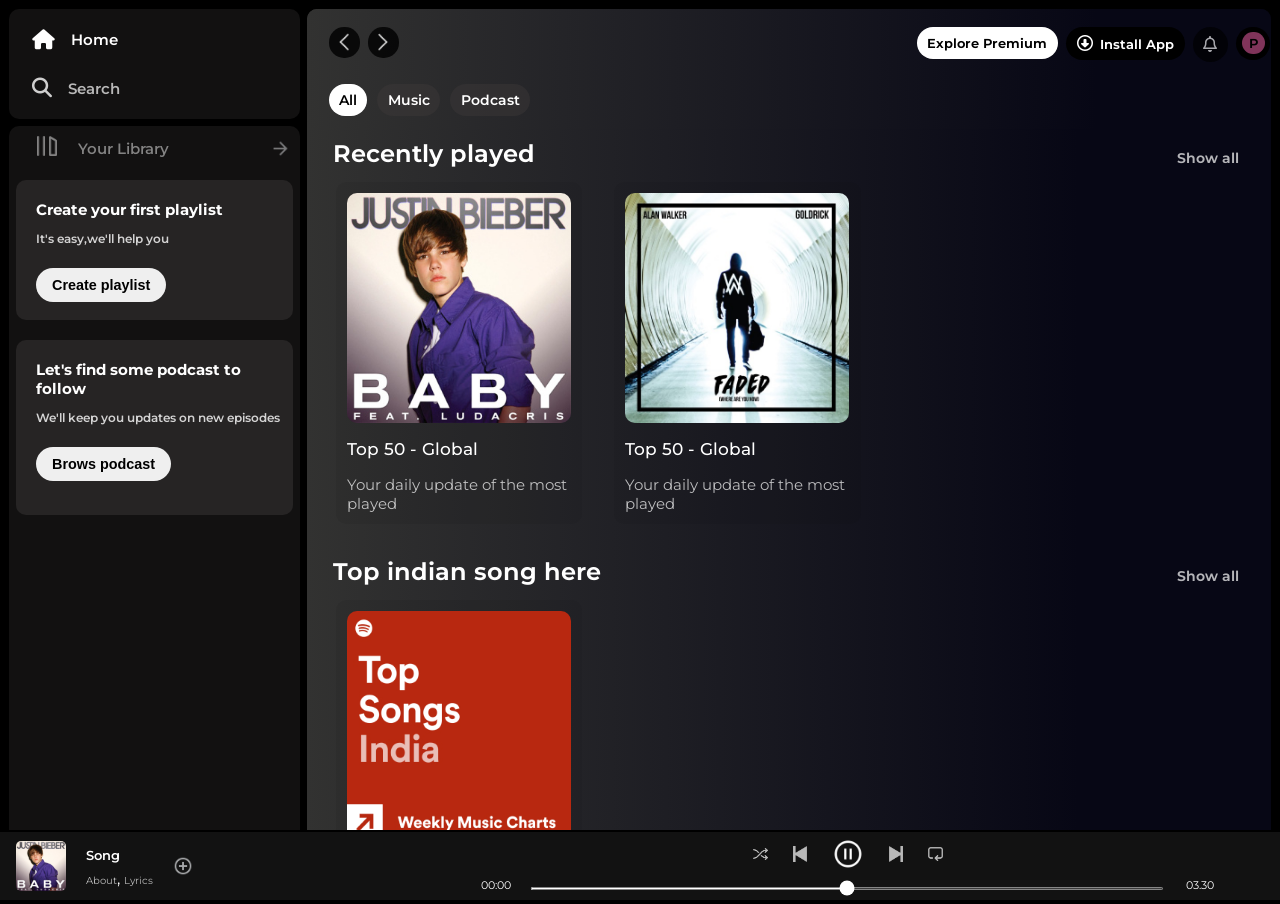
<file: index.html>
<!DOCTYPE html>
<html lang="en">
<head>
    <meta charset="UTF-8">
    <meta name="viewport" content="width=device-width, initial-scale=1.0">
    <title>Spotify - Web Player: Music for everyone</title>
    <!-- google font -->
    <link rel="preconnect" href="https://fonts.googleapis.com">
    <link rel="preconnect" href="https://fonts.gstatic.com" crossorigin>
    <link href="https://fonts.googleapis.com/css2?family=Montserrat:ital,wght@0,100..900;1,100..900&display=swap" rel="stylesheet">
    <!-- font-awesome cdnj link -->
    <link rel="stylesheet" href="https://cdnjs.cloudflare.com/ajax/libs/font-awesome/6.5.2/css/all.min.css" integrity="sha512-SnH5WK+bZxgPHs44uWIX+LLJAJ9/2PkPKZ5QiAj6Ta86w+fsb2TkcmfRyVX3pBnMFcV7oQPJkl9QevSCWr3W6A==" crossorigin="anonymous" referrerpolicy="no-referrer" />
    <!-- // external css file -->
    <link rel="stylesheet" href="style.css">
    <!-- spotify logo -->
    <link rel="icon" href="logo.png">
</head>
<body>
    <div class="main">
        <input id="check-lib" type="checkbox">
        <div class="side-bar">
            <nav class="navbar">
                <ul>
                    <li>
                        <i id="home-icon" class="fa-solid fa-house" ></i>
                      <a>Home</a>
                    </li>
                    <li>
                        <i class="fa-solid fa-magnifying-glass"></i>
                        <a>Search</a>
                    </li>
                </ul>
            </nav>
            <div class="library">
                <div class="library-head">
                   
                    <ul>
                        <li id="li01">
                        <label for="check-lib">

                          <img  src="assets/library_icon.png">
                        </label></li>
                        <li id="li02"><a href="#">Your Library</a></li>
                        <li id="li03"><i class="fa-light fa-plus"></i></li>
                        <li id="li04"><img src="assets/arrow_forward_24dp_FILL0_wght400_GRAD0_opsz24.png"></li>
                       
                    </ul>
                </div>
                <div class="playlist">
                    <p>Create your first playlist</p>
                    <p>It's easy,we'll help you</p>
                    <button>Create playlist</button>
                </div>
                <div class="podcast">
                    <p>Let's find some podcast to follow</p>
                    <p>We'll keep you updates on new episodes</p>
                    <button>Brows podcast</button>
                </div>
            </div>
          
        </div>
        <div class="main-content">
            <div class="main_navbar">
                <div class="main_navbar_left">
                    <div class="for-backward-arrow">
                       
                        <img src="assets/backward_icon.png" >
                        <img src="assets/logo.png">
                        <img src="assets/forward_icon.png">
                      
                    </div>
                    <div class="content-button">
                        <ul>
                            <li>All</li>
                            <li>Music</li>
                            <li>Podcast</li>
                        </ul>
                    </div>
                </div>
                <div class="main_navbar_right">
                    <ul>
                        <li>Explore Premium</li>
                        <li><i class="fa-sharp fa-regular fa-circle-down"></i><a>Install App</a></li>
                        <li><i class="fa-regular fa-bell"></i></li>
                        <li><span>P</span></li>
                    </ul>
                </div>
            </div>
            <div class="album-section">
                <!-- //section-1 -->
                <div class="album-section1">
                    <div class="sec-head"><p class="heading">Recently played</p><a href="#">Show all</a></div>
                <!-- card-box -->
                <div class="card-box" >
                    <!-- <div class="inner-card-box inner-card-box1">
                        <img src="assets/card1img.jpeg">
                        <i id="play-bar"  class="fa-solid fa-play" style="color: #000000;"></i>
                       
                    <p>Top 50 - Global</p>
                    <p>Your daily update of the most played</p>
               </div> -->
               <div class="inner-card-box inner-card-box2">
                <img src="assets/justinbieberCard.jpg">
                <i id="play-bar"  class="fa-solid fa-play" style="color: #000000;"></i>
               
            <p>Top 50 - Global</p>
            <p>Your daily update of the most played</p>
       </div>
       <div class="inner-card-box inner-card-box3">
        <img src="assets/AlanWalkerfaded.jpg">
        <i id="play-bar"  class="fa-solid fa-play" style="color: #000000;"></i>
       
    <p>Top 50 - Global</p>
    <p>Your daily update of the most played</p>
</div>

                </div>
                </div>
                    <!-- section2 -->
                    <div class="album-section2">
                        <div class="sec-head"><p class="heading">Top indian song here</p> <a href="#">Show all</a></div>
                        
                         <!-- card-box -->
                        <div class="card-box" >
                            <div class="inner-card-box inner-card-box1">
                                <img src="assets/card6img.jpeg">
                                <i id ="play-bar"  class="fa-solid fa-play" style="color: #000000;"></i>
                               
                            <p>Top 50 - Global</p>
                            <p>Your daily update of the most played</p>
                       </div>
                        </div>
                        </div>

                <!-- section3 -->
                <div class="album-section3">
                    <div class="sec-head"> <p class="heading">tranding now near you</p> <a href="#">Show all</a></div>
                    <!-- <h2 class="heading">tranding now near you</h2> -->
                    <!-- card-box -->
                    <div class="card-box">
                      <div class="inner-card-box inner-card-box1">
                                <img src="assets/card2img.jpeg">
                                <i id="play-bar"  class="fa-solid fa-play" style="color: #000000;"></i>
                            <p>Top 50 - Global</p>
                            <p>Your daily update of the most played</p>
                       </div>
                        <div class="inner-card-box inner-card-box2">
                            <img src="assets/card3img.jpeg">
                                <i id="play-bar"  class="fa-solid fa-play" style="color: #000000;"></i>
                            <p>Top 50 - Global</p>
                            <p>Your daily update of the most played</p>
                        </div>
                        <div class="inner-card-box inner-card-box3">
                            <img src="assets/card4img.jpeg">
                            <i id="play-bar"  class="fa-solid fa-play" style="color: #000000;"></i>
                            <p>Top 50 - Global</p>
                            <p>Your daily update of the most played</p>
                        </div>
                        <div class="inner-card-box inner-card-box4">
                            <img src="assets/09'songCard.jpg">
                            <i id="play-bar"  class="fa-solid fa-play" style="color: #000000;"></i>
                            <p>Top 50 - Global</p>
                            <p>Your daily update of the most played</p>
                        </div>
                    </div>
                       
                    </div>
                    <!--section 04-->
                    <div class="album-section4">
                        <div class="sec-head"><p class="heading">Top 50 viral global songs</p><a href="#">Show all</a></div>
                    <!-- card-box -->
                    <div class="card-box" >
                        <div class="inner-card-box inner-card-box1">
                            <img src="assets/card1img.jpeg">
                            <i id="play-bar"  class="fa-solid fa-play" style="color: #000000;"></i>
                           
                        <p>Top 50 - Global</p>
                        <p>Your daily update of the most played</p>
                   </div>
                   <div class="inner-card-box inner-card-box2">
                    <img src="assets/global50-india.jpg">
                    <i id="play-bar"  class="fa-solid fa-play" style="color: #000000;"></i>
                   
                <p>Top 50 - Global</p>
                <p>Your daily update of the most played</p>
           </div>
           <div class="inner-card-box inner-card-box3">
            <img src="assets/region_global_default.jpg">
            <i id="play-bar"  class="fa-solid fa-play" style="color: #000000;"></i>
           
        <p>Top 50 - Global</p>
        <p>Your daily update of the most played</p>
    </div>
    
                    </div>
                    </div>
                        <!-- section5 -->
                        <div class="album-section5">
                            <div class="sec-head"> <p class="heading">More like alan walker</p> <a href="#">Show all</a></div>
                            <!-- <h2 class="heading">tranding now near you</h2> -->
                            <!-- card-box -->
                            <div class="card-box">
                              <div class="inner-card-box inner-card-box1">
                                        <img src="assets/likecard1.jpg">
                                        <i id="play-bar"  class="fa-solid fa-play" style="color: #000000;"></i>
                                    <p>Top 50 - Global</p>
                                    <p>Your daily update of the most played</p>
                               </div>
                                <div class="inner-card-box inner-card-box2">
                                    <img src="assets/likecard2.jpg">
                                        <i id="play-bar"  class="fa-solid fa-play" style="color: #000000;"></i>
                                    <p>Top 50 - Global</p>
                                    <p>Your daily update of the most played</p>
                                </div>
                                <div class="inner-card-box inner-card-box3">
                                    <img src="assets/likecard3.jpg">
                                    <i id="play-bar"  class="fa-solid fa-play" style="color: #000000;"></i>
                                    <p>Top 50 - Global</p>
                                    <p>Your daily update of the most played</p>
                                </div>
                                <div class="inner-card-box inner-card-box4">
                                    <img  id="box4"src="assets/likecard4.jpg">
                                    <i id="play-bar"  class="fa-solid fa-play" style="color: #000000;"></i>
                                    <p>Top 50 - Global</p>
                                    <p>Your daily update of the most played</p>
                                </div>
                            </div>
                               
                            </div>
            </div>     
          
                <div class="footer1">
                <div class="footer-menu">
                    <ul>
                        <li><p>Company</p></li>
                        <li><a href="#">About</a></li>
                        <li><a href="#">Jobs</a></li>
                        <li><a href="#">For the Record</a></li>
                    </ul>
                </div>
                <div class="footer-menu">
                    <ul>
                        <li><p>Communities</p></li>
                        <li><a href="#">For Artists</a></li>
                        <li><a href="#"> Developers</a></li>
                        <li><a href="#">Advertising</a></li>
                        <li><a href="#">Investors</a></li>
                        <li><a href="#"> Vendors</a></li>
                    </ul>
                </div>
                <div class="footer-menu">
                    <ul>
                        <li><p>Useful links</p></li>
                        <li><a href="#">Support</a></li>
                        <li><a href="#">Free Mobile App</a></li>
                    </ul>
                </div>
                <div class="footer-menu">
                    <ul>
                        <li><p>Spotify Plans</p></li>
                        <li><a href="#">Premium Individual</a></li>
                        <li><a href="#">Premium Duo</a></li>
                        <li><a href="#">Premium Family</a></li>
                        <li><a href="#">Premium Student</a></li>
                        <li><a href="#">Spotify Free</a></li>
                    </ul>
                </div>

                <div class="social-media">
                    <ul>
                        <li><a href="#"><i class="fa-brands fa-instagram"></i></a></li>
                        <li><a href="#"><i class="fa-brands fa-x-twitter"></i></a></li>
                        <li><a href="#"><i class="fa-brands fa-facebook"></i></a></li>
                        
                    </ul>
                </div>
            </div>
            <div class="horizontalLine"><hr></div>
            
            <div class="footer2">
                <div class="legal">
                    <ul>
                        <li><a>Legal</a></li>
                        <li><a>Safety & Privacy Center</a></li>
                        <li><a>Privacy Policy</a></li>
                        <li><a>Cookies</a></li>
                        <li><a>About Ads</a></li>
                        <li><a>Accessiblity</a></li>
                    </ul>
                </div>
                <div class="copyright">&copy; 2024 Spotify AB</div>
            </div>
            </div>
        </div>
       
        <div class="music-player">
            <div class="album-player">
                <img id="playImg" src="assets/justinbieberCard.jpg">
                <div>
                    <span><a href="#">Song</a></span>
                    <span><a href="#">About</a>, <a href="#">Lyrics</a></span>
                </div>
                <img src="assets/add_circle_24dp_FILL0_wght400_GRAD0_opsz24.png">
            </div>
            <div class="play-bar">
                <div class="play-icons-bar">
                    <img src="assets/player_icon1.png" class="play-icons1">
                    <img src="assets/player_icon2.png" class="play-icons2">
                    <img id="play_pauseImg" src="assets/pause_circle_40dp.png" class="play-icons3">
                    <img src="assets/player_icon4.png" class="play-icons4">
                    <img src="assets/player_icon5.png" class="play-icons5">
                </div>
                    <div class="progress-bar">
                        <span class="curr-time">00:00</span>
                        <span class="play-range-bar"><input type="range" min="0" max="100" step="1"></span>
                        <span class="end-time">03.30</span>
                    </div>
                
            </div>
            <div class="controls">
                <img src="assets/display.svg">
                <img src="assets/music-queue.svg">
                <img src="assets/device.svg">
                <div class="volume">
                    <!-- <label> -->
                        <i  id="volume-bar"class="fa-solid fa-volume-low"></i>
                    <!-- </label> -->
                    <input  type="range" id="volume-bar">
                    </div>
                    <img src="assets/mini-screen.png">
                <i class="fa-solid fa-up-right-and-down-left-from-center"></i>
                </div>
                <div class="for_query">
                    <i id="favorite"class="fa-solid fa-heart"></i>
                        <i  id="pause" class="fa-solid fa-circle-pause"></i>
    
                </div>
            
        </div>
        <div class="responsive_navbar">
            <ul>
                <li><i id="home-icon" class="fa-solid fa-house" ></i> <span>Home</span></li>
                <li> <i class="fa-solid fa-magnifying-glass"></i> <span>Search</span></li>
                <li><img src="assets/library_icon.png"> <span>Library</span></li>
                <li><i class="fa-brands fa-spotify"></i> <span>Get App</span></li>
              
            </ul>
        </div>
    </div>
    <script src="script.js"></script>
</body>
</html>
</file>
<file: style.css>
body {
    margin: 0;
    padding: 0;
    font-family: "Montserrat", sans-serif;
    background-color: rgb(0, 0, 0);
    color: white;
    overflow: hidden;
}

.main {
    display: flex;
    height: 100vh;
    margin: 2px;
}

.side-bar {

    /* background-color: green; */
    width: 305px;
    height: 100vh;
}

#check-lib {
    display: none;
}

.side-bar nav {
    height: 110px;
    background-color: #24222282;
    margin: 7px 7px 0px 7px;
    display: flex;
    align-items: center;
    border-radius: 10px;

}

.side-bar nav ul {
    list-style: none;
    padding: 0px;
    margin: 0;
    display: flex;
    flex-direction: column;
    row-gap: 5px;
    padding: 1.45rem;



}

.side-bar nav ul li {
    line-height: 2.7rem;
    display: flex;
    align-items: center;
    column-gap: 16px;
    cursor: pointer;
}

.side-bar nav ul li i {
    font-size: 1.25rem;
    font-weight: 600;
    opacity: .8;
}

#home-icon {
    opacity: 1;
}

.side-bar nav ul li a {
    font-size: .95rem;
    font-weight: 600;
}

.side-bar nav ul li:nth-child(2) a {
    opacity: 0.7;
}

.side-bar nav ul li a:nth-child(2):hover {
    opacity: 1;
}


.library {
    background-color: #24222282;
    height: 85.6%;
    margin: 7px;
    /* margin-top: 0px; */
    border-radius: 10px;
}

.library-head {
    padding-top: 10px;
    /* border: 2px solid blue; */
}

.library-head ul {
    opacity: 0.8;
    list-style: none;
    margin-left: 3px;
    display: grid;
    grid-template-columns: 0.7fr 2fr 0.6fr 0.6fr;
    column-gap: 10px;
    /* border: 2px solid red; */
    margin: 0 0 0 10px;
    padding: 0;
    /* motion: 0; */
}

.library-head ul li {
    /* border: 2px solid blue; */
    width: 100%;
    margin: 0;
    display: flex;
    justify-content: center;
    align-items: center;
    opacity: 0.6;


}

#li01 img {
    width: 20px;
    margin-left: 10px;
    cursor: pointer;
}

#li02 a {
    text-decoration: none;
    color: rgb(255, 255, 255);
    font-size: 0.95rem;
    font-weight: 570;
    margin-right: 30px;
    cursor: pointer;

}

#li03 i {
    font-size: 2rem;
    font-weight: 400;
    font-style: normal;
    cursor: pointer;
}

#li04 img {
    width: 55%;
    cursor: pointer;
}

.library-head ul li:hover {
    cursor: pointer;
    opacity: 1;
}

.playlist {
    height: 110px;
    background-color: #3b38387d;
    margin: 20px 7px 0px 7px;
    display: flex;
    flex-direction: column;
    align-items: flex-start;
    justify-content: flex-start;
    border-radius: 10px;
    padding: 20px 10px 10px 20px;
    row-gap: 12px;
}

.playlist p:nth-child(1) {
    font-size: .95rem;
    font-weight: 700;
    margin: 0;

}

.playlist p:nth-child(2) {
    font-size: .75rem;
    font-weight: 600;
    margin: 0;
    opacity: 0.8;

}

.playlist button {
    font-size: .9rem;
    font-weight: 600;
    border-radius: 19px;
    padding: .55rem 1rem;
    margin-top: 10px;
    border: none;
    cursor: pointer;

}

.playlist button:hover {
    transform: scale(1.04);
}

.podcast {
    height: 145px;
    background-color: #3b38387d;
    margin: 20px 7px 0px 7px;
    display: flex;
    flex-direction: column;
    align-items: flex-start;
    justify-content: flex-start;
    border-radius: 10px;
    padding: 20px 10px 10px 20px;
    row-gap: 12px;
}

.podcast p:nth-child(1) {
    font-size: .95rem;
    font-weight: 700;
    margin: 0;

}

.podcast p:nth-child(2) {
    font-size: .75rem;
    font-weight: 600;
    margin: 0;
    opacity: 0.8;

}

.podcast button {
    font-size: .9rem;
    font-weight: 600;
    border-radius: 19px;
    padding: .55rem 1rem;
    margin-top: 10px;
    border: none;
    cursor: pointer;

}

.podcast button:hover {
    transform: scale(1.04);
}

#check-lib:checked~.side-bar .library .playlist {
    display: none;
}

#check-lib:checked~.side-bar .library .podcast {
    display: none;
}

#check-lib:checked~.side-bar .navbar ul li a {
    display: none;
}

#check-lib:checked~.side-bar .navbar ul li i {
    line-height: 2.75rem;

}

#check-lib:checked~.side-bar .library-head ul li {

    width: 16%;
    height: 16%;
}

#check-lib:checked~.side-bar .library-head ul li:nth-child(1) img {
    /* transform: scale(1.1); */
    margin: 0;

}

#check-lib:checked~.side-bar .library-head ul li:nth-child(2) {
    display: none;

}

#check-lib:checked~.side-bar .library-head ul li:nth-child(4) {
    display: none;

}

#check-lib:checked~.side-bar .library-head ul {
    display: flex;
    flex-direction: column;
    gap: 10px;
    justify-content: space-around;
    padding: 0;
    margin: 7px 0px 0px 0px;
    align-items: center;

}

#check-lib:checked~.side-bar {
    width: 90px;
}

.main-content {
    /* border: 2px solid green; */
    /* background-color: #1e1d1d; */
    height:94.3%;
    background: rgb(50, 50, 49);
    background: linear-gradient(90deg, rgba(50, 50, 49, 1) 0%, rgba(7, 7, 21, 1) 80%);
    flex: 1;
    overflow-y: auto;
    overflow-x: hidden;
    margin: 7px 7px 7px 0px;
    border-radius: 10px;

}

.main_navbar {
    width: 100%;
    height: 6.4rem;
    display: flex;
    justify-content: space-between;
    padding: 1.1rem 0rem 0rem 1.35rem;
    /* border: 2px solid red; */
    background: rgb(50, 50, 49);
    background: linear-gradient(90deg, rgba(50, 50, 49, 1) 0%, rgba(7, 7, 21, 1) 80%);
    position: sticky;
    top: -2px;
    z-index: 2;


}

.main_navbar .main_navbar_left {
    display: flex;
    flex-direction: column;
    row-gap: 10px;
}

.main_navbar .main_navbar_left .for-backward-arrow {

    /* border: 2px solid red; */
    display: flex;
    column-gap: 8px;
}

.main_navbar .main_navbar_left .for-backward-arrow img {
    /* width: 200px; */
    background-color: black;
    padding: 0.35rem;
    border-radius: 15px;
    opacity: 0.8;
    width: 20px;
    cursor: pointer;
}

.main_navbar .main_navbar_left .for-backward-arrow img:hover {
    opacity: 1;
}

.main_navbar .main_navbar_left .content-button ul {
    display: flex;
    column-gap: 10px;
    list-style: none;
    /* border: 2px solid red; */
    padding: 0;

}

.main_navbar .main_navbar_left .content-button ul li {
    font-size: .85rem;
    font-weight: 600;
    background-color: #3b38387d;
    padding: .5rem .65rem;
    border-radius: 1.1rem;
    cursor: pointer;

}

.main_navbar .main_navbar_left .content-button ul li:nth-child(1) {
    background-color: white;
    color: black;
}

.main_navbar_right ul {
    list-style: none;
    display: flex;
    column-gap: 8px;
    margin-right: 1.4rem;
    align-items: flex-start;
    margin-top: 0;

}
/* #main_logo{
    display: none;
} */
.main_navbar .main_navbar_left .for-backward-arrow img:nth-child(2) {
    display: none;
}

.main_navbar_right ul li {
    background-color: black;
    padding: .5rem .67rem;
    border-radius: 18px;                                            
    cursor: pointer;
}

.main_navbar_right ul li:hover {
    transform: scale(1.05);
}

.main_navbar_right ul li:nth-child(1) {
    background-color: white;
    color: black;
    font-size: .82rem;
    font-weight: 650;
}

.main_navbar_right ul li:nth-child(2) {
    background-color: rgb(0, 0, 0);
    color: rgb(255, 255, 255);
    font-size: .82rem;
    font-weight: 650;

}

.main_navbar_right ul li:nth-child(2) i {
    margin-right: 7px;
    font-size: 1rem;


}

.main_navbar_right ul li:nth-child(3) {
    opacity: .65;

}

.main_navbar_right ul li:nth-child(4) {
    padding: .35rem;
    border-radius: 25px;
    display: flex;
    align-items: center;
    justify-content: center;

}

.main_navbar_right ul li:nth-child(4) span {
    /* opacity: .65; */
    background-color: hotpink;
    padding: 3px 7px;
    border-radius: 25px;
    font-size: .82rem;
    font-weight: 650;
    color: black;
    opacity: .5;
}



.album-section {
    display: flex;
    flex-direction: column;
    row-gap: 20px;
    /* border: 2px solid red; */
    margin-left: 1.6rem;
    margin-bottom: 100px;

}

.album-section .sec-head {
    display: flex;
    justify-content: space-between;
    padding-right: 2rem;
    /* border: 2px solid rgb(234, 255, 0); */
}

.album-section .sec-head p {
    font-size: 1.5rem;
    font-weight: 650;
    line-height: .1rem;


}

.album-section .sec-head a {
    color: white;
    text-decoration: none;
    margin-top: 20px;
    font-size: .9rem;
    font-weight: 650;
    opacity: 0.7;
    cursor: pointer;
}

.album-section .sec-head a:hover {
    text-decoration: underline;
    text-decoration-thickness: 1.5px;
    opacity: .9;
}

.album-section1 {
    display: flex;
    flex-direction: column;
    /* border: 2px solid red; */
}


.album-section2 {
    display: flex;
    flex-direction: column;
    /* border: 2px solid red; */

}

.album-section3 {
    display: flex;
    flex-direction: column;
    /* border: 2px solid red; */

}
.album-section4 {
    display: flex;
    flex-direction: column;
    /* border: 2px solid red; */

}
.album-section5 {
    display: flex;
    flex-direction: column;
    /* border: 2px solid red; */

}

.card-box {
    display: flex;
    justify-content: start;
    flex-wrap: wrap;
    gap: 2rem;
    margin: .2rem;

}

.card-box .inner-card-box {
    background-color: rgba(0, 0, 0, 0.064);
    width: 14rem;
    height: 20rem;
    padding: .7rem;
    display: flex;
    flex-direction: column;
    row-gap: 1rem;
    border-radius: 10px;
    transition: background-color .05s ease-out .01s;


}

.card-box .inner-card-box:hover {
    background-color: rgb(18, 18, 18);

}

.card-box .inner-card-box img {
    border-radius: 10px;
    /* height: 330px; */
    height: 15rem;
}

.card-box .inner-card-box p:nth-child(3) {
    font-size: 1.05rem;
    font-weight: 500;
    margin: 0;
}

.card-box .inner-card-box p:nth-child(4) {
    font-size: .95rem;
    font-weight: 400;
    margin: 0;
    opacity: 0.7;


}

.inner-card-box {
    position: relative;
}

#play-bar {
    position: absolute;
    bottom: 100px;
    right: 25px;
    font-size: .9rem;
    padding: 1rem 1.1rem;
    background-color: rgb(31, 216, 31);
    border-radius: 29px;
    display: none;
    cursor: pointer;
    transition: bottom 2s ease-out .5s;
}

.card-box .inner-card-box:hover #play-bar {
    display: block;
    bottom: 115px;


}

.card-box .inner-card-box:hover #play-bar:hover {
    transform: scale(1.1);

}



#box4 {
    height: 14.5rem;
}



.footer1 {
    display: flex;
    justify-content: space-between;
    flex-wrap: wrap;
    padding-right: 3rem;
    margin-bottom: 2rem;
    gap: 25px;
}

.footer1  .footer-menu{
    width: 160px;
    /* border: 2px solid  red; */
}



.footer1  .footer-menu ul {
    list-style: none;
    display: flex;
    flex-direction: column;
    row-gap: 10px;

}

.footer1  .footer-menu ul li a {
    color: white;
    text-decoration: none;
    font-size: .85rem;
    font-weight: 500;
    opacity: 0.7;
}

.footer1  .footer-menu ul li a:hover {
    text-decoration: underline;
    opacity: 1;
}


.footer1 .footer-menu ul li p {
    font-size: .95rem;
    font-weight: 670;
    line-height: 1.5rem;
    padding: 0;
    margin: 0;
}
.footer1  .social-media {
        width: 250px;
        /* border: 2px solid  red; */
}
.footer1  .social-media ul {
    list-style: none;
    display: flex;
    justify-content: end;
    column-gap: 1rem;

}

.footer1  .social-media ul li a i {
    color: white;
    background-color: #3b38387d;
    /* margin: 1rem; */
    padding: .6rem;
    border-radius: 15rem;
}

.footer1 .social-media ul li a i:hover {
    background-color: #4a4747;
}

 .footer2 {
    display: flex;
    justify-content: space-between;
    align-items: center;
    flex-wrap: wrap;
    row-gap: 20px;
    padding-right: 4.4rem;
    margin: 1rem 0 4rem 0;
}

 .footer2 .legal ul {
    list-style: none;
    display: flex;
    flex-wrap: wrap;
    gap: 1rem;

}

 .footer2 .legal ul li a {
    text-decoration: none;
    font-size: 0.8rem;
    font-weight: 500;
    opacity: 0.6;
    cursor: pointer;

}

 .footer2 .legal ul li a:hover {
    opacity: 1;
}

 .footer2 .copyright {
    display: flex;
    justify-content: center;
    font-size: .85rem;
    font-weight: 500;
    opacity: .7;
    padding-left:40px ;


}

.horizontalLine {
    display: flex;
    align-items: center;
    justify-content: center;
}

.horizontalLine hr {
    width: 73vw;
}

.music-player {
    /* border: 2px solid green; */
    background-color: #121212;
    position: fixed;
    bottom: 0px;
    width: 100%;
    height: 68px;
    display: flex;
    border-top: 2px solid black;

}

.music-player .album-player {
    width: 25%; 
    display: flex;
    gap: 20px;
    align-items: center;
    justify-content: flex-start;
    padding-left: 1rem;
}

.music-player .album-player img:nth-child(1) {
    width: 50px;
    height: 50px;
    border-radius: 5px;
}

.music-player .album-player div {
    display: flex;
    flex-direction: column;
    align-items: flex-start;
    justify-content: center;
    gap: 5px;

}

.music-player .album-player div span:nth-child(1) a {
    font-size: .81rem;
    font-weight: 600;
    text-decoration: none;
    color: white;

}

.music-player .album-player div span:nth-child(2) a {
    font-size: .65rem;
    opacity: .7;
    text-decoration: none;
    color: white;
}

.music-player .album-player div span:nth-child(1) a:hover {
    text-decoration: underline;
}

.music-player .album-player div span:nth-child(2) a:hover {
    text-decoration: underline;
    opacity: 1;
}

.music-player .album-player img:nth-child(3) {
    opacity: .7;

}

.music-player .album-player img:nth-child(3):hover {
    opacity: 1;
    transform: scale(1.01);
}


.music-player .album-player img:nth-child(3) {
    width: 20px;
    height: 20px;
    cursor: pointer;
}

.music-player .play-bar {
    width: 50%;
    display: flex;
    /* align-items: center; */
    gap: 5px;
    justify-content: center;
    flex-direction: column;
    /* border: 2px solid red; */
}

.music-player .play-bar .play-icons-bar {
    display: flex;
    justify-content: center;
    align-items: center;
    gap: 25px;
}

.music-player .play-bar .play-icons-bar img {
    width: .9rem;
    opacity: .7;
    cursor: pointer;
}

.music-player .play-bar .play-icons-bar img:hover {
    opacity: 1;
}

.music-player .play-bar .play-icons-bar .play-icons3 {
    width: 2rem;
    opacity: 1;
    /* background-color: white; */
    border-radius: 50%;
}

.music-player .play-bar .play-icons-bar .play-icons3:hover {
    transform: scale(1.05);
}

.music-player .play-bar .progress-bar {
    display: flex;
    justify-content:center;
    align-items: center;
    /* border: 2px solid red; */
}

.music-player .play-bar .progress-bar .play-range-bar input {
    width: 99%;
    height: .2rem;
    background-color:white;
    accent-color:white;
    cursor: pointer;
    /* margin-bottom: 0px; */
    border-radius: 15px;

}
.music-player .play-bar .progress-bar .play-range-bar input:hover {
    accent-color: #1bd670;
}
.music-player .play-bar .progress-bar span:nth-child(1) {
    width: 10%;
    /* border: 2px solid green; */
    margin: 0;
    padding: 0;
    font-size: .7rem;
    display: flex;
    justify-content: center;
    
}

.music-player .play-bar .progress-bar span:nth-child(2) {
    width: 100%;
    /* border: 2px solid green; */
    margin: 0;
    padding: 0;
    
}

.music-player .play-bar .progress-bar span:nth-child(3) {
width: 10%;
/* border: 2px solid green; */
margin: 0;
padding: 0;
font-size: .7rem;
display: flex;
justify-content: center;
}





.music-player .controls {
    width: 25%;
    display: flex;
    align-items: center;
    column-gap: 19px;
    justify-content: flex-end;
    margin-right: 1rem;

}

.controls img {
    width: 1.3rem;
    height: 1.3rem;
    opacity: .7;
    cursor: pointer;
}

.controls i {
    opacity: .7;
    font-size: 0.7rem;
    cursor: pointer;

}

.controls .volume {
    padding: 0;
    margin: 0;
    display: flex;
    align-items: flex-start;
    justify-content: center;
    column-gap: 5px;

}

.controls .volume i {
    opacity: .7;
    font-size: 01rem;
    cursor: pointer;
}

.controls .volume input {
    width: 6rem;
    height: 0.25rem;
    /* appearance: none; */
    background-color: transparent;
    accent-color: white;
    cursor: pointer;
    margin-top: .4rem;
}

.controls .volume input:hover {
    accent-color: #1bd670;
}

.controls .volume i:hover .controls .volume input {
    accent-color: #1bd670;
}

.controls img:hover {
    opacity: 1;
}

.controls i:hover {
    opacity: 1;

}

.for_query {
   display: none;

}

#pause:hover {
    color: #1bd670;
    transform: scale(1.2);

}

.responsive_navbar{
    display: none;
    position: fixed;
    bottom: 0px;
    width: 100%;
    height: 45px;
    padding-top: .5rem;
    background-color:black;
    padding-bottom: .1rem;
    
}
.responsive_navbar ul li{
    display: flex;
    flex-direction: column;
    justify-content: center;
    align-items: center;
    gap: 3px;
    opacity: .5;
    margin: 0;padding: 0;
    cursor: pointer;
}
.responsive_navbar ul li:hover{
    opacity: 1;
   
}

.responsive_navbar ul li:nth-child(1){
    /* opacity: 1; */
}
.responsive_navbar ul li span{
    font-size: .7rem;
    font-weight: 540;
}
.responsive_navbar ul{
    list-style: none;
    display: flex;
    justify-content: space-around;
    align-items: center;
    margin: 0;padding: 0;
}
.responsive_navbar ul li i{
    font-size: 1.3rem;
}
.responsive_navbar ul li img{
    width: 23.4px;
    height: 21.6px;
}
.resNav{
    opacity:1;
 }

/* media query */
@media (max-width:1300px) {
    .music-player .controls {
        display: none;
    }
    .music-player .album-player{
        width: 35%;
    }
    .music-player .play-bar{
        width: 60%;
    }
}
@media (max-width:1000px) {
    .side-bar{
        display: none;
        margin: 0;
    }
    .side-bar nav{
        margin: 0;
    }
    .side-bar .library{
        margin: 0;
    }
    .main-content {
        height:92.6%;
        margin: 0px;
        border-radius: 0px;
    }
    .main_navbar_right ul li:nth-child(1) {
        display: none;
    }
    .main_navbar {
        padding: .5rem 0rem 0rem 1rem;
        height: 100px;
        z-index: 1;
    }
    
    .main_navbar .main_navbar_left {
        display: flex;
        flex-direction: column; 
        row-gap:5px;
    }
    .main_navbar_right ul {
        margin-top: 5px;    
        padding-left: 0px;
        margin-right: 2.2rem;
        }
    .main_navbar .main_navbar_left .for-backward-arrow img:nth-child(3) {
        display: none;
    }
    .main_navbar .main_navbar_left .for-backward-arrow img:nth-child(1) {
       display: none;
    }
    .main_navbar .main_navbar_left .for-backward-arrow img {
        opacity: 1;
        width: 35px;
        height:35px ;
        cursor: pointer;
        margin: 0;
        padding: 0;
    }
    .main_navbar .main_navbar_left .for-backward-arrow img:nth-child(2) {
        display:inline;
     }
    .main_navbar_right ul li {
        padding: .3rem .47rem;
    }
    
    .card-box{
        gap:1.5rem ;
    }
    .card-box .inner-card-box {
    width: 7rem;
    height: 11.6rem;
   }
   .card-box .inner-card-box p:nth-child(3) {
    font-size: .77rem;
    font-weight: 400;
    margin: 0;
}

.card-box .inner-card-box p:nth-child(4) {
    font-size: .6rem;
    font-weight: 350;

}
   .footer1  .social-media ul {
    justify-content: start;

}
    .music-player {
        background-color: rgb(88, 40, 128);
        height: 45px;
        bottom: 53px;
        z-index: 5;
    }
    .music-player .album-player {
        padding-left: .4rem;
        width: 70%;
    }
    .music-player .album-player img:nth-child(1) {
        width: 40px;
        height: 40px;
        /* border-radius: 5px; */
        /* margin-bottom: 5px; */
    }
    .music-player .album-player img:nth-child(3) {
        display: none;

    }
    .album-section .sec-head{
        padding-right: 1rem;
    }
    .album-section .sec-head p {
        font-size: 1.1rem;
        font-weight: 550;
        /* line-height: .1rem; */
    
    
    }
    
    .album-section .sec-head a {
        margin-top: 13px;
        font-size: .7rem;
        font-weight: 550;
      
    }
    #play-bar {
        position: absolute;
        bottom: 100px;
        right: 20px;
        font-size: .6rem;   
        padding: .6rem .7rem;
  
       
    }
    
    .card-box .inner-card-box:hover #play-bar {
        display: block;
        bottom: 90px;
    
    
    }
    .music-player .play-bar {
        display: none;
    }
    .responsive_navbar{
        display: block;
    }
    .for_query {
        width: 30%;
        display: flex;
        justify-content: end;
        align-items: center;
        column-gap: 1.4rem;
        margin-right: 1rem;
        cursor: pointer;

    }

    .for_query i {
        font-size: 1.6rem;
    }
    .for_query a {
       color: white;
    }
   
  
    
}
  
@media (max-width:470px) {
    .main_navbar_right ul li:nth-child(2) {
        display: none;
    }



}
</file>
